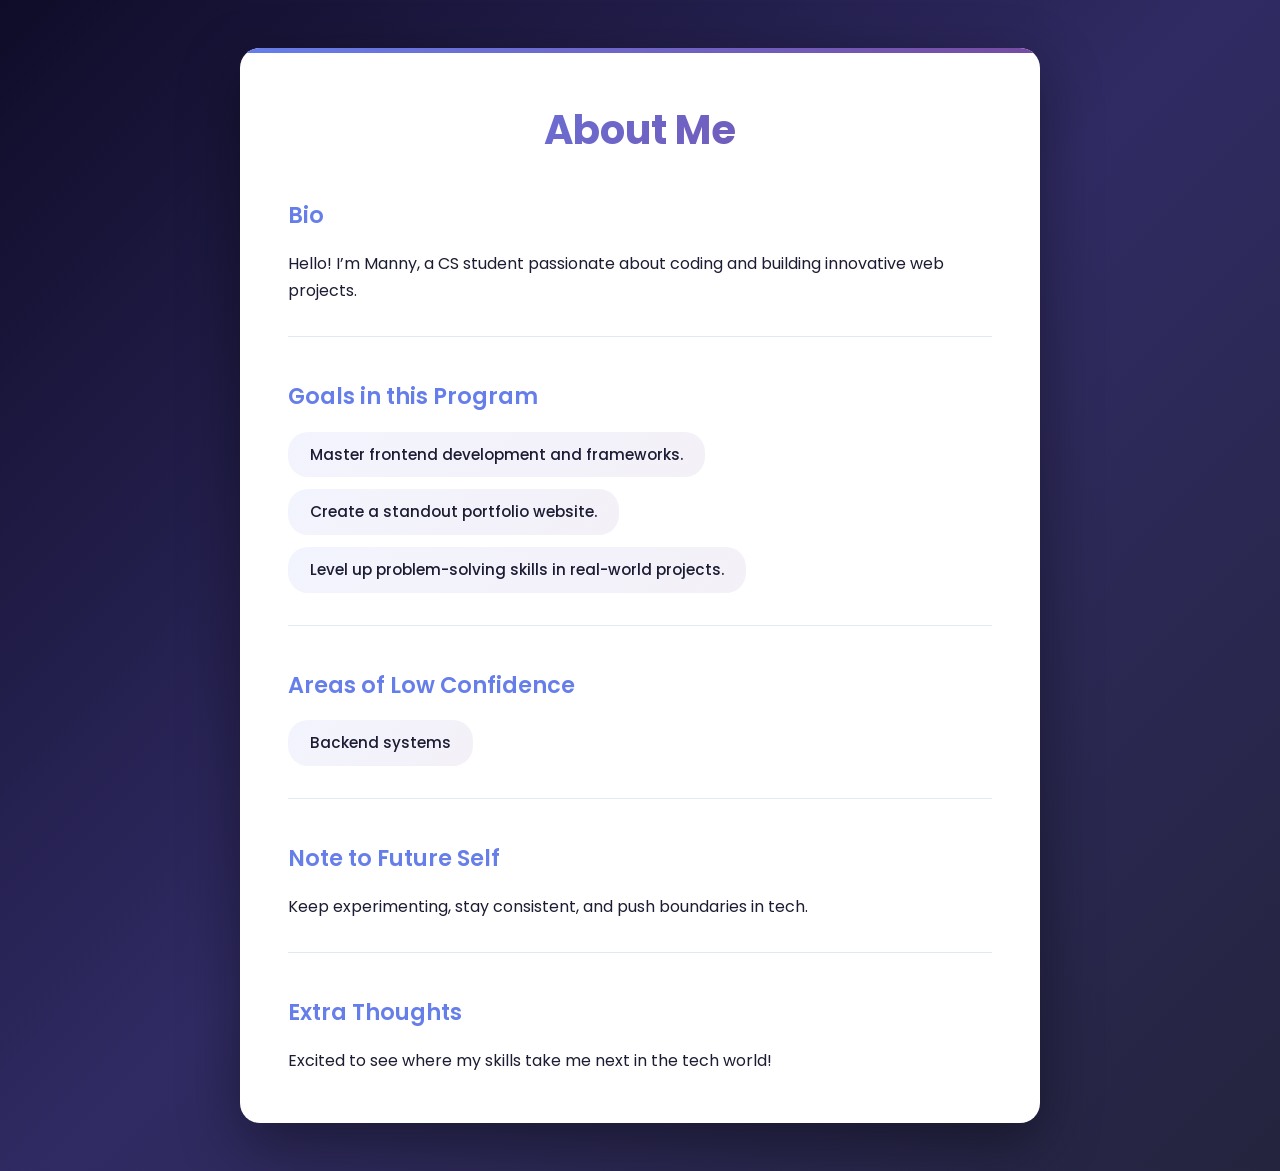
<file: about.html>
<!DOCTYPE html>
<html lang="en">
  <head>
    <meta charset="UTF-8" />
    <meta name="viewport" content="width=device-width, initial-scale=1.0" />
    <title>About Me</title>
    <link
      rel="stylesheet"
      href="https://cdnjs.cloudflare.com/ajax/libs/font-awesome/6.4.0/css/all.min.css"
    />
    <link rel="preconnect" href="https://fonts.googleapis.com" />
    <link rel="preconnect" href="https://fonts.gstatic.com" crossorigin />
    <link
      href="https://fonts.googleapis.com/css2?family=Open+Sans:ital,wght@0,300..800;1,300..800&family=Poppins:ital,wght@0,100;0,200;0,300;0,400;0,500;0,600;0,700;0,800;0,900;1,100;1,200;1,300;1,400;1,500;1,600;1,700;1,800;1,900&display=swap"
      rel="stylesheet"
    />
    <link rel="stylesheet" href="css/about.css" />
  </head>
  <body>
    <main data-testid="test-about-page">
      <h1>About Me</h1>

      <section data-testid="test-about-bio">
        <h2>Bio</h2>
        <p>
          Hello! I’m Manny, a CS student passionate about coding and building
          innovative web projects.
        </p>
      </section>

      <section data-testid="test-about-goals">
        <h2>Goals in this Program</h2>
        <ul>
          <li>Master frontend development and frameworks.</li>
          <li>Create a standout portfolio website.</li>
          <li>Level up problem-solving skills in real-world projects.</li>
        </ul>
      </section>

      <section data-testid="test-about-confidence">
        <h2>Areas of Low Confidence</h2>
        <p>Backend systems</p>
      </section>

      <section data-testid="test-about-future-note">
        <h2>Note to Future Self</h2>
        <p>Keep experimenting, stay consistent, and push boundaries in tech.</p>
      </section>

      <section data-testid="test-about-extra">
        <h2>Extra Thoughts</h2>
        <p>Excited to see where my skills take me next in the tech world!</p>
      </section>
    </main>
  </body>
</html>
</file>
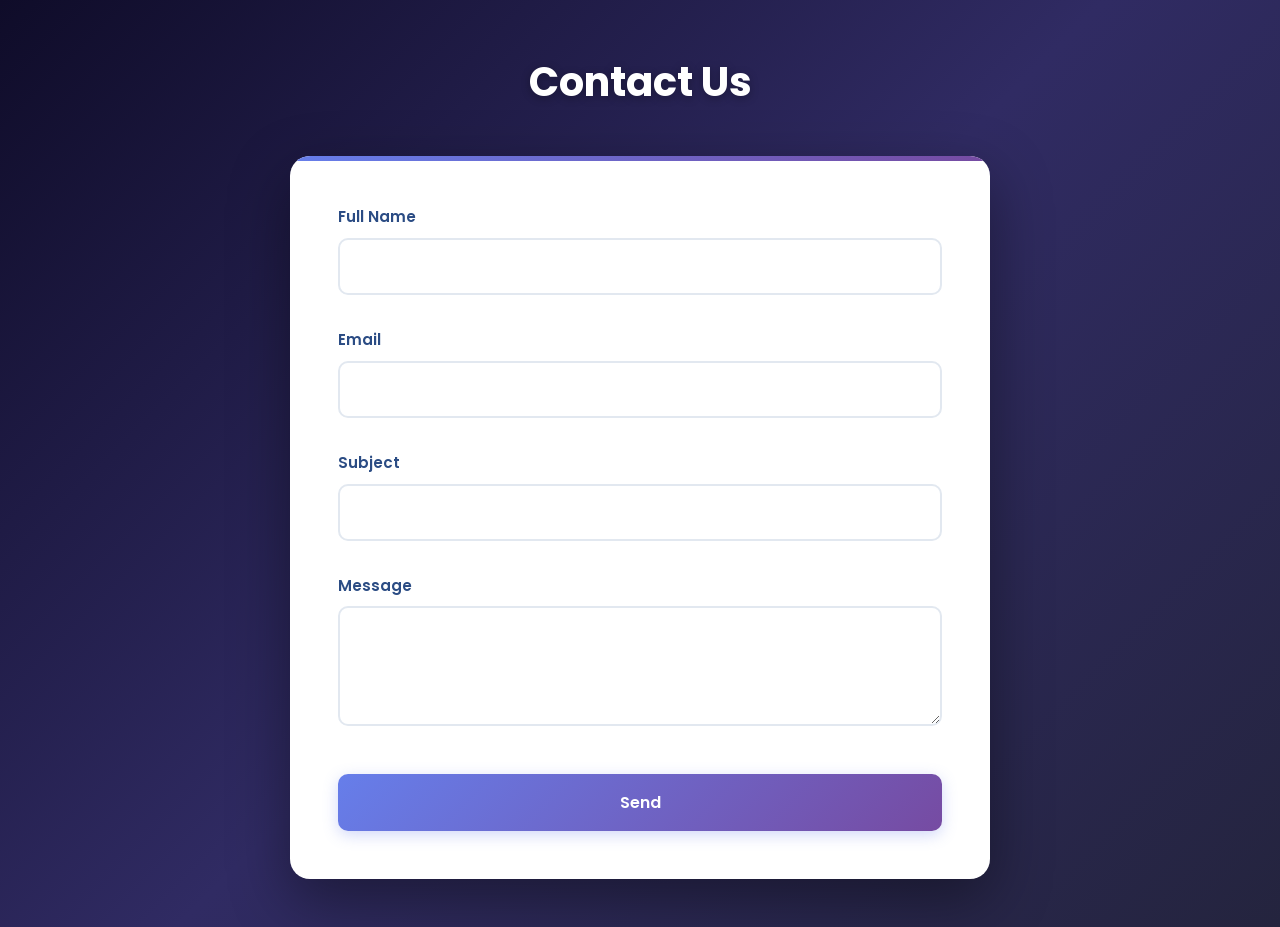
<file: contact.html>
<!DOCTYPE html>
<html lang="en">
  <head>
    <meta charset="UTF-8" />
    <meta name="viewport" content="width=device-width, initial-scale=1.0" />
    <title>Contact Us</title>
    <link
      rel="stylesheet"
      href="https://cdnjs.cloudflare.com/ajax/libs/font-awesome/6.4.0/css/all.min.css"
    />
    <link rel="preconnect" href="https://fonts.googleapis.com" />
    <link rel="preconnect" href="https://fonts.gstatic.com" crossorigin />
    <link
      href="https://fonts.googleapis.com/css2?family=Open+Sans:ital,wght@0,300..800;1,300..800&family=Poppins:ital,wght@0,100;0,200;0,300;0,400;0,500;0,600;0,700;0,800;0,900;1,100;1,200;1,300;1,400;1,500;1,600;1,700;1,800;1,900&display=swap"
      rel="stylesheet"
    />
    <link rel="stylesheet" href="css/contact.css" />
  </head>
  <body>
    <main class="container" data-testid="test-contact-page">
      <h1>Contact Us</h1>
      <form id="contactForm" novalidate>
        <!-- Full Name -->
        <div class="form-group">
          <label for="fullName">Full Name</label>
          <input
            type="text"
            id="fullName"
            data-testid="test-contact-name"
            required
          />
          <span
            id="errorName"
            data-testid="test-contact-error-name"
            class="error-msg"
          ></span>
        </div>

        <!-- Email -->
        <div class="form-group">
          <label for="email">Email</label>
          <input
            type="email"
            id="email"
            data-testid="test-contact-email"
            required
          />
          <span
            id="errorEmail"
            data-testid="test-contact-error-email"
            class="error-msg"
          ></span>
        </div>

        <!-- Subject -->
        <div class="form-group">
          <label for="subject">Subject</label>
          <input
            type="text"
            id="subject"
            data-testid="test-contact-subject"
            required
          />
          <span
            id="errorSubject"
            data-testid="test-contact-error-subject"
            class="error-msg"
          ></span>
        </div>

        <!-- Message -->
        <div class="form-group">
          <label for="message">Message</label>
          <textarea
            id="message"
            data-testid="test-contact-message"
            required
          ></textarea>
          <span
            id="errorMessage"
            data-testid="test-contact-error-message"
            class="error-msg"
          ></span>
        </div>

        <button type="submit" data-testid="test-contact-submit">Send</button>
        <p
          id="successMsg"
          data-testid="test-contact-success"
          class="success-msg"
        ></p>
      </form>
    </main>

    <script src="js/contact.js"></script>
  </body>
</html>
</file>
<file: css/about.css>
* {
  box-sizing: border-box;
  margin: 0;
  padding: 0;
}

body {
  background: linear-gradient(135deg, #0f0c29 0%, #302b63 50%, #24243e 100%);
  color: #1c1c34;
  line-height: 1.7;
  font-family: "Poppins", sans-serif;
  min-height: 100vh;
  padding: 3rem 1.5rem;
}

main[data-testid="test-about-page"] {
  max-width: 800px;
  margin: 0 auto;
  background: #ffffff;
  padding: 3rem;
  border-radius: 20px;
  box-shadow: 0 20px 60px rgba(0, 0, 0, 0.4);
  position: relative;
  overflow: hidden;
}

main[data-testid="test-about-page"]::before {
  content: '';
  position: absolute;
  top: 0;
  left: 0;
  right: 0;
  height: 5px;
  background: linear-gradient(90deg, #667eea 0%, #764ba2 100%);
}

h1 {
  
  font-size: 2.5rem;
  font-weight: 700;
  margin-bottom: 2rem;
  text-align: center;
  background: linear-gradient(135deg, #667eea 0%, #764ba2 100%);
  -webkit-background-clip: text;
  -webkit-text-fill-color: transparent;
  background-clip: text;
}

h2 {
  color: #667eea;
  font-size: 1.4rem;
  font-weight: 600;
  margin-bottom: 1rem;
}

p {
  
  font-size: 1rem;
  line-height: 1.7;
}

section {
  margin-bottom: 2.5rem;
  padding-bottom: 2rem;
  border-bottom: 1px solid #e2e8f0;
}

section:last-child {
  margin-bottom: 0;
  padding-bottom: 0;
  border-bottom: none;
}

ul {
  display: flex;
  flex-wrap: wrap;
  gap: 0.75rem;
  list-style: none;
}

li {
  list-style: none;
  background: linear-gradient(135deg, #667eea15 0%, #764ba215 100%);
  border: none;
  border-radius: 20px;
  padding: 10px 22px;
  width: fit-content;
  
  font-size: 0.95rem;
  font-weight: 500;
  transition: all 0.3s ease;
}

li:hover {
  background: linear-gradient(135deg, #667eea25 0%, #764ba225 100%);
  transform: translateY(-2px);
  box-shadow: 0 4px 12px rgba(102, 126, 234, 0.2);
}

section[data-testid="test-about-confidence"] p {
  display: inline-block;
  background: linear-gradient(135deg, #667eea15 0%, #764ba215 100%);
  border: none;
  border-radius: 20px;
  padding: 10px 22px;
  width: fit-content;
  
  font-size: 0.95rem;
  font-weight: 500;
  transition: all 0.3s ease;
}

section[data-testid="test-about-confidence"] p:hover {
  background: linear-gradient(135deg, #667eea25 0%, #764ba225 100%);
  transform: translateY(-2px);
  box-shadow: 0 4px 12px rgba(102, 126, 234, 0.2);
}

/* Responsive Design */
@media (max-width: 768px) {
  body {
    padding: 1.5rem 1rem;
  }

  main[data-testid="test-about-page"] {
    padding: 2rem 1.5rem;
  }

  h1 {
    font-size: 2rem;
  }

  h2 {
    font-size: 1.2rem;
  }

  section {
    margin-bottom: 2rem;
    padding-bottom: 1.5rem;
  }
}
</file>
<file: css/contact.css>
* {
  box-sizing: border-box;
  margin: 0;
  padding: 0;
}

body {
  background: linear-gradient(135deg, #0f0c29 0%, #302b63 50%, #24243e 100%);
  color: #1c1c34;
  line-height: 1.7;
  font-family: "Poppins", sans-serif;
  min-height: 100vh;
  padding: 3rem 1.5rem;
}

.container {
  max-width: 700px;
  margin: 0 auto;
  padding: 0;
}

/* Headings */
h1 {
  text-align: center;
  margin-bottom: 2.5rem;
  color: #ffffff;
  font-size: 2.5rem;
  font-weight: 700;
  text-shadow: 0 2px 10px rgba(0, 0, 0, 0.3);
}

h2 {
  margin-top: 1.5rem;
  margin-bottom: 0.5rem;
  color: #667eea;
  font-size: 1.3rem;
  font-weight: 600;
}

/* Form styling */
form {
  background: #ffffff;
  padding: 3rem;
  border-radius: 20px;
  box-shadow: 0 20px 60px rgba(0, 0, 0, 0.4);
  position: relative;
  overflow: hidden;
}

form::before {
  content: "";
  position: absolute;
  top: 0;
  left: 0;
  right: 0;
  height: 5px;
  background: linear-gradient(90deg, #667eea 0%, #764ba2 100%);
}

.form-group {
  margin-bottom: 1.5rem;
  display: flex;
  flex-direction: column;
}

label {
  color: #2b4c84;
  font-weight: 600;
  font-size: 0.95rem;
  margin-bottom: 0.5rem;
}

input,
textarea {
  padding: 0.875rem;
  font-size: 1rem;
  border-radius: 10px;
  border: 2px solid #e2e8f0;
  width: 100%;
  font-family: inherit;
  transition: all 0.3s ease;
  background: #ffffff;
  color: #1c1c34;
}

input:focus,
textarea:focus {
  outline: none;
  border-color: #667eea;
  box-shadow: 0 0 0 3px rgba(102, 126, 234, 0.1);
}

textarea {
  resize: vertical;
  min-height: 120px;
  line-height: 1.6;
}

button {
  background: linear-gradient(135deg, #667eea 0%, #764ba2 100%);
  color: white;
  border: none;
  cursor: pointer;
  padding: 1rem 1.5rem;
  border-radius: 10px;
  font-size: 1rem;
  font-weight: 600;
  margin-top: 1rem;
  width: 100%;
  font-family: inherit;
  transition: all 0.3s ease;
  box-shadow: 0 4px 15px rgba(102, 126, 234, 0.3);
}

button:hover {
  background: linear-gradient(135deg, #5568d3 0%, #653a8b 100%);
  transform: translateY(-2px);
  box-shadow: 0 6px 20px rgba(102, 126, 234, 0.4);
}

button:active {
  transform: translateY(0);
}

.error-msg {
  color: #e53e3e;
  font-size: 0.875rem;
  margin-top: 0.5rem;
  font-weight: 500;
  display: block;
}

.success-msg {
  color: #38a169;
  font-size: 1rem;
  margin-top: 1.5rem;
  font-weight: 600;
  text-align: center;
  padding: 1rem;
  background: #f0fff4;
  border-radius: 10px;
  border: 2px solid #9ae6b4;
  display: none;
}

/* Responsive */
@media (max-width: 768px) {
  body {
    padding: 1.5rem 1rem;
  }

  .container {
    padding: 0;
  }

  h1 {
    font-size: 2rem;
    margin-bottom: 2rem;
  }

  form {
    padding: 2rem 1.5rem;
  }

  input,
  textarea {
    font-size: 0.95rem;
  }

  button {
    padding: 0.875rem 1.25rem;
  }
}
</file>
